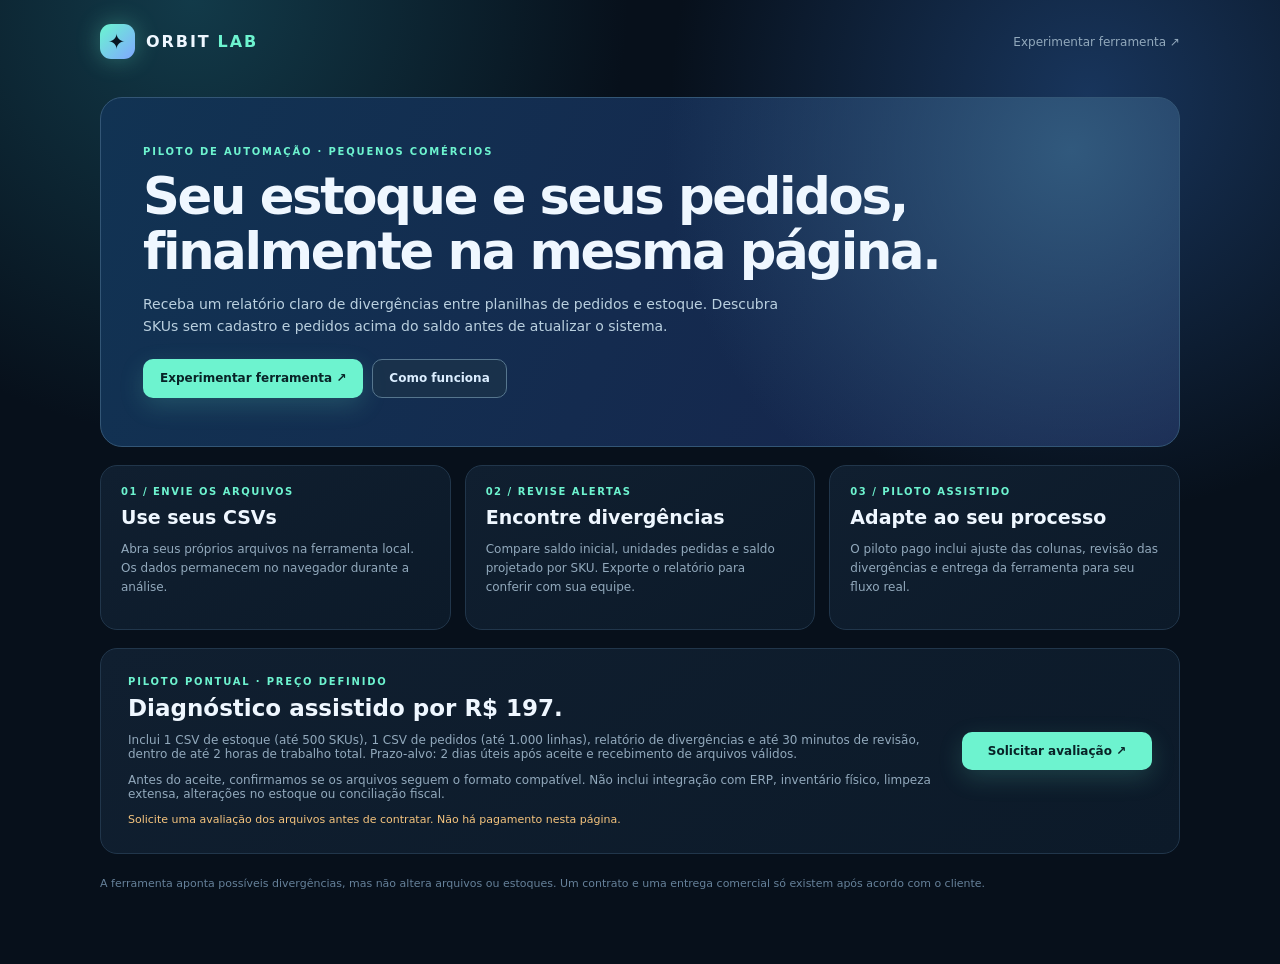
<file: index.html>
<!doctype html>
<html lang="pt-BR">
<head>
  <meta charset="utf-8"><meta name="viewport" content="width=device-width,initial-scale=1">
  <title>Concilia — oferta piloto</title>
  <link rel="stylesheet" href="./style.css">
</head>
<body class="product-body">
  <main class="product-wrap">
    <nav class="product-nav"><a class="brand-inline" href="./index.html"><span class="brand-mark">✦</span> ORBIT<span>LAB</span></a><a class="link-muted" href="./stock-tool.html">Experimentar ferramenta ↗</a></nav>
    <section class="offer-hero"><div class="eyebrow">PILOTO DE AUTOMAÇÃO · PEQUENOS COMÉRCIOS</div><h1>Seu estoque e seus pedidos, finalmente na mesma página.</h1><p>Receba um relatório claro de divergências entre planilhas de pedidos e estoque. Descubra SKUs sem cadastro e pedidos acima do saldo antes de atualizar o sistema.</p><div class="hero-actions"><a class="btn btn-primary" href="./stock-tool.html">Experimentar ferramenta ↗</a><a class="btn btn-outline" href="#como-funciona">Como funciona</a></div></section>
    <section class="offer-grid" id="como-funciona"><article class="panel"><div class="step-number">01 / ENVIE OS ARQUIVOS</div><h2>Use seus CSVs</h2><p>Abra seus próprios arquivos na ferramenta local. Os dados permanecem no navegador durante a análise.</p></article><article class="panel"><div class="step-number">02 / REVISE ALERTAS</div><h2>Encontre divergências</h2><p>Compare saldo inicial, unidades pedidas e saldo projetado por SKU. Exporte o relatório para conferir com sua equipe.</p></article><article class="panel"><div class="step-number">03 / PILOTO ASSISTIDO</div><h2>Adapte ao seu processo</h2><p>O piloto pago inclui ajuste das colunas, revisão das divergências e entrega da ferramenta para seu fluxo real.</p></article></section>
    <section class="panel offer-conversion"><div><div class="eyebrow">PILOTO PONTUAL · PREÇO DEFINIDO</div><h2>Diagnóstico assistido por R$ 197.</h2><p>Inclui 1 CSV de estoque (até 500 SKUs), 1 CSV de pedidos (até 1.000 linhas), relatório de divergências e até 30 minutos de revisão, dentro de até 2 horas de trabalho total. Prazo-alvo: 2 dias úteis após aceite e recebimento de arquivos válidos.</p><p>Antes do aceite, confirmamos se os arquivos seguem o formato compatível. Não inclui integração com ERP, inventário físico, limpeza extensa, alterações no estoque ou conciliação fiscal.</p><span id="offerStatus" class="status-text">Solicite uma avaliação dos arquivos antes de contratar. Não há pagamento nesta página.</span></div><div class="conversion-actions"><a id="contactLink" class="btn btn-primary" href="mailto:kofluan@gmail.com?subject=Piloto%20de%20conciliacao%20de%20pedidos%20e%20estoque">Solicitar avaliação ↗</a></div></section>
    <p class="tool-footnote">A ferramenta aponta possíveis divergências, mas não altera arquivos ou estoques. Um contrato e uma entrega comercial só existem após acordo com o cliente.</p>
  </main>
</body>
</html>
</file>
<file: style.css>
:root{color-scheme:dark;--bg:#07101b;--surface:#0d1b2a;--surface2:#112235;--line:#21364b;--text:#eff7ff;--muted:#92a9bc;--soft:#66819a;--mint:#6df3cf;--blue:#8ba6ff;--amber:#f5c47e;--red:#ff8b99;font-family:Inter,"Segoe UI",system-ui,sans-serif;font-synthesis:none}
*{box-sizing:border-box}html{scroll-behavior:smooth}body{margin:0;min-height:100vh;background:radial-gradient(circle at 68% -12%,#17335a 0,transparent 35%),radial-gradient(circle at 0 48%,#102b35 0,transparent 33%),var(--bg);color:var(--text)}button,input{font:inherit}button{cursor:pointer}a{color:inherit;text-decoration:none}a:hover{color:var(--mint)}[hidden]{display:none!important}::selection{background:#427b88;color:white}
.app-shell{display:grid;grid-template-columns:238px minmax(0,1fr);min-height:100vh}.sidebar{border-right:1px solid #203247;background:linear-gradient(180deg,#0b1725 0%,#081521 100%);padding:25px 16px;position:sticky;top:0;height:100vh;display:flex;flex-direction:column;gap:30px}.brand{display:flex;align-items:center;gap:12px;padding:0 10px}.brand-mark{display:inline-grid;place-items:center;width:35px;height:35px;border-radius:11px;background:linear-gradient(135deg,#6af6d0,#81a7ff);color:#071521;font-size:21px;box-shadow:0 0 25px #6df3cf55}.brand-word{font-size:16px;font-weight:900;letter-spacing:.12em}.brand-word span,.brand-inline span:last-child{color:var(--mint)}.brand-sub{display:block;font-size:10px;font-weight:700;letter-spacing:.16em;color:var(--soft);margin-top:2px}.nav-group{display:grid;gap:5px}.nav-label{padding:0 13px 9px;text-transform:uppercase;letter-spacing:.18em;font-size:10px;color:#638096;font-weight:800}.nav-link{display:flex;align-items:center;gap:12px;padding:12px 13px;color:#9cb3c8;border-radius:11px;font-size:13px;font-weight:650;transition:background .2s,color .2s}.nav-link:hover,.nav-link.active{background:#163044;color:#e9fff8}.nav-link.active{box-shadow:inset 3px 0 0 var(--mint)}.nav-icon{font-size:18px;display:inline-grid;place-items:center;width:20px}.side-bottom{margin-top:auto;padding:16px 13px;border:1px solid #244154;border-radius:13px;background:#112437}.pulse-dot{display:inline-block;width:8px;height:8px;border-radius:50%;background:var(--mint);box-shadow:0 0 0 4px #6df3cf1e,0 0 14px #6df3cf8a;margin-right:8px}.side-bottom strong{font-size:12px}.side-bottom small{display:block;color:var(--muted);line-height:1.45;margin-top:7px}
.content{min-width:0;padding:28px clamp(19px,3.2vw,46px) 55px;max-width:1680px;width:100%;margin:auto}.topbar{display:flex;align-items:center;justify-content:space-between;gap:12px;margin-bottom:26px}.crumb{font-size:11px;letter-spacing:.15em;text-transform:uppercase;color:var(--soft);font-weight:800}.top-status{display:flex;align-items:center;gap:10px;font-size:11px;font-weight:750;letter-spacing:.08em;color:var(--mint);padding:9px 12px;border:1px solid #2b695f;border-radius:999px;background:#10302c}.top-status.error{color:var(--red);border-color:#643743;background:#2a1822}.top-clock{color:var(--muted);font-size:12px}.eyebrow{font-size:10px;letter-spacing:.18em;text-transform:uppercase;color:var(--mint);font-weight:850}.hero{position:relative;overflow:hidden;display:grid;grid-template-columns:minmax(0,1.55fr) minmax(230px,.75fr);align-items:center;min-height:268px;border:1px solid #345477;border-radius:23px;padding:30px clamp(24px,3vw,38px);background:linear-gradient(110deg,#123353 0%,#122846 54%,#172653 100%);box-shadow:0 20px 70px #0004}.hero:before{content:"";position:absolute;inset:0;background:linear-gradient(transparent 96%,#ffffff07 97%),linear-gradient(90deg,transparent 96%,#ffffff07 97%);background-size:42px 42px;mask-image:linear-gradient(90deg,transparent,#000 70%);pointer-events:none}.hero:after{content:"";position:absolute;width:330px;height:330px;border-radius:50%;right:-100px;top:-140px;background:#6df3cf18;filter:blur(35px);pointer-events:none}.hero-content,.hero-side{position:relative;z-index:1}.hero h1{font-size:clamp(30px,3vw,49px);line-height:1.08;letter-spacing:-.04em;margin:11px 0 13px;max-width:700px}.hero h1 span{color:var(--mint)}.hero p{color:#bad0df;font-size:14px;line-height:1.6;max-width:610px;margin:0}.hero-actions{display:flex;gap:9px;flex-wrap:wrap;margin-top:22px}.hero-side{justify-self:end;width:min(100%,290px);padding:19px;border:1px solid #7a9bb348;border-radius:18px;background:#0c2134b0;backdrop-filter:blur(8px)}.hero-side small{font-size:10px;color:#8daac1;letter-spacing:.15em;font-weight:800}.hero-side strong{display:block;font-size:21px;line-height:1.2;margin:8px 0 14px}.hero-side .tag{display:inline-block;color:var(--mint);font-size:11px;font-weight:800;border:1px solid #378878;background:#123d38;border-radius:99px;padding:6px 9px}
.btn{display:inline-flex;align-items:center;justify-content:center;gap:9px;padding:11px 16px;border-radius:10px;border:1px solid transparent;font-size:12px;font-weight:850;line-height:1.2;transition:transform .18s,background .18s,box-shadow .18s}.btn:hover{transform:translateY(-1px);color:inherit}.btn-primary{background:var(--mint);color:#082327;box-shadow:0 8px 25px #6df3cf2b}.btn-primary:hover{background:#a0ffe3;color:#061b1a}.btn-outline{border-color:#56768e;background:#1b334ac0;color:#dceeff}.btn-outline:hover{background:#2a4960;color:white}.btn-quiet{color:#c3dbec;background:#182b40;border-color:#324a60}.btn:disabled{opacity:.45;cursor:not-allowed;transform:none}
.metrics{display:grid;grid-template-columns:repeat(4,minmax(0,1fr));gap:13px;margin:17px 0 24px}.metric{border:1px solid var(--line);background:linear-gradient(155deg,#112239,#0d1c2b);border-radius:16px;padding:18px;min-height:122px;position:relative;overflow:hidden}.metric:after{content:"";position:absolute;width:70px;height:70px;border-radius:50%;right:-25px;top:-29px;background:#77c6ff0b}.metric-label{display:block;color:#a2b7c9;font-size:11px;font-weight:750;letter-spacing:.04em}.metric-value{display:block;font-size:26px;letter-spacing:-.04em;font-weight:850;margin:9px 0 4px;white-space:nowrap}.metric-value.mint{color:var(--mint)}.metric-note{display:block;color:#7994a9;font-size:10px;line-height:1.35}.metric-icon{position:absolute;right:16px;bottom:16px;font-size:20px;color:#4a7188}
.section-head{display:flex;align-items:flex-end;justify-content:space-between;gap:12px;margin-bottom:15px}.section-head h2{font-size:18px;margin:4px 0 0;letter-spacing:-.02em}.section-head p{margin:5px 0 0;font-size:12px;color:var(--muted)}.section-head a{font-size:12px;color:var(--mint);font-weight:750}.panel{background:linear-gradient(145deg,#101f30,#0c1a29);border:1px solid var(--line);border-radius:17px;padding:20px;min-width:0}.business-layout{display:grid;grid-template-columns:minmax(0,1.55fr) minmax(280px,.85fr);gap:14px}.offer-panel{position:relative;overflow:hidden}.offer-panel:before{content:"";width:190px;height:190px;background:#6df3cf10;border-radius:50%;filter:blur(35px);position:absolute;right:-60px;top:-90px}.offer-panel>*{position:relative}.offer-panel h3{font-size:23px;letter-spacing:-.03em;max-width:560px;margin:7px 0}.offer-panel p{font-size:12px;line-height:1.6;color:var(--muted);max-width:640px}.offer-meta{display:flex;gap:8px;flex-wrap:wrap;margin:16px 0}.chip{border:1px solid #355066;border-radius:99px;padding:6px 10px;color:#abc3d4;font-size:10px;font-weight:750}.chip.mint{color:var(--mint);border-color:#2b7264;background:#0c352f}.offer-actions{display:flex;gap:8px;flex-wrap:wrap}.state-panel h3{font-size:15px;margin:0 0 12px}.state-list{display:grid;gap:12px}.state-row{display:flex;align-items:center;justify-content:space-between;gap:10px;font-size:11px;color:var(--muted);padding-bottom:11px;border-bottom:1px solid #24384a}.state-row:last-child{border:0;padding:0}.state-row b{color:var(--text);font-size:11px;text-align:right}.state-row b.good{color:var(--mint)}.state-row b.warn{color:var(--amber)}
.pipeline{display:grid;grid-template-columns:repeat(5,minmax(0,1fr));gap:9px}.pipeline-step{border:1px solid #284258;border-radius:12px;padding:12px;min-height:88px;background:#0d1c2d;position:relative}.pipeline-step.done{border-color:#398977;background:#10362f}.pipeline-step.current{border-color:#6f88bd;background:#192b48}.pipeline-step .step-number{font-size:10px;color:var(--soft);font-weight:900}.pipeline-step strong{display:block;font-size:11px;margin:9px 0 4px}.pipeline-step small{font-size:10px;color:var(--muted)}.pipeline-step.done strong{color:var(--mint)}.pipeline-step.current strong{color:#b6c5ff}
.content-section{margin-top:28px;scroll-margin-top:25px}.insight-layout{display:grid;grid-template-columns:1.25fr 1fr;gap:14px}.scroll-list{max-height:340px;overflow:auto;padding-right:3px}.list-item{border-top:1px solid #24384b;padding:11px 0;font-size:12px;line-height:1.45}.list-item:first-child{border-top:0;padding-top:0}.list-item strong{display:block;color:#e7f2fb;font-size:12px}.list-item small{display:block;color:var(--muted);margin-top:4px;font-size:10px}.list-item a{color:var(--mint);font-weight:750}.list-item p{margin:5px 0;color:#a5bfd1}.agent-grid{display:grid;gap:8px}.agent-card{border:1px solid #2c4459;border-radius:11px;background:#112439;padding:11px}.agent-card b{display:block;color:#d9e7ff;font-size:11px}.agent-card span{display:block;color:var(--muted);font-size:11px;line-height:1.4;margin-top:5px}.activity{display:grid;gap:0}.activity-entry{display:grid;grid-template-columns:10px minmax(0,1fr) auto;gap:10px;align-items:start;border-bottom:1px solid #23374a;padding:11px 0;font-size:11px}.activity-entry:last-child{border-bottom:0}.activity-dot{width:7px;height:7px;border-radius:50%;background:#7d9cb8;margin-top:4px}.activity-dot.success{background:var(--mint)}.activity-entry b{display:block}.activity-entry small{display:block;color:var(--muted);margin-top:3px;overflow-wrap:anywhere}.activity-entry time{color:var(--soft);font-size:10px;white-space:nowrap}.empty{font-size:12px;color:var(--muted);padding:8px 0}.toolbar{display:flex;gap:8px;flex-wrap:wrap}.terminal-note{font-size:11px;line-height:1.5;color:var(--soft);margin-top:25px}.error-text{color:var(--red)!important}
.product-body{background:radial-gradient(circle at 15% 0%,#123a49 0,transparent 30%),radial-gradient(circle at 85% 10%,#18355c 0,transparent 30%),#07101b}.product-wrap{max-width:1120px;margin:auto;padding:24px 20px 60px}.product-nav{display:flex;justify-content:space-between;align-items:center;margin-bottom:38px}.brand-inline{font-size:16px;font-weight:900;letter-spacing:.12em;display:flex;align-items:center;gap:7px}.brand-inline .brand-mark{margin-right:4px}.link-muted{font-size:12px;color:var(--muted)}.tool-hero{border:1px solid #335676;border-radius:22px;min-height:236px;background:linear-gradient(115deg,#113353,#17234b);padding:32px;display:grid;grid-template-columns:1.6fr .8fr;align-items:center;gap:20px;overflow:hidden}.tool-hero h1,.offer-hero h1{font-size:clamp(32px,4vw,52px);line-height:1.07;letter-spacing:-.045em;margin:12px 0}.tool-hero p,.offer-hero p{font-size:14px;color:#bad0df;line-height:1.6;max-width:660px}.tool-hero-orb{justify-self:center;border:1px solid #71c5be7a;border-radius:50%;width:190px;height:190px;display:grid;place-items:center;align-content:center;gap:6px;color:var(--mint);box-shadow:inset 0 0 45px #6df3cf19,0 0 65px #6df3cf18}.tool-hero-orb span{font-size:12px;font-weight:900;letter-spacing:.1em}.tool-hero-orb b{font-size:31px}.tool-grid{display:grid;grid-template-columns:1fr 1fr;gap:14px;margin-top:17px}.upload-card{min-height:207px}.upload-card h2,.offer-grid h2{margin:9px 0;font-size:19px}.upload-card p,.offer-grid p{font-size:12px;color:var(--muted);line-height:1.6}.step-number{color:var(--mint);font-size:10px;font-weight:850;letter-spacing:.15em}.upload-card code{color:#d7ecfa}.file-picker{display:inline-flex;cursor:pointer;border:1px solid #56758c;border-radius:9px;padding:9px 13px;color:#dceffc;font-size:11px;font-weight:800;margin:9px 0}.file-picker:hover{background:#1c394a}.file-picker input{position:absolute;width:1px;height:1px;opacity:0}.upload-card small{display:block;color:var(--soft);font-size:10px}.tool-actions{display:flex;align-items:center;gap:14px;margin:18px 0}.quiet{font-size:11px;color:var(--muted)}.tool-status{font-size:12px;color:var(--mint);margin:12px 0 20px;min-height:18px}.result-panel{margin-top:14px}.result-stats{display:grid;grid-template-columns:repeat(3,1fr);gap:10px;margin:14px 0 18px}.result-stats>div{border:1px solid var(--line);border-radius:11px;padding:12px;background:#13253a}.result-stats strong{display:block;font-size:22px;color:var(--mint)}.result-stats span{font-size:10px;color:var(--muted)}.table-scroll{overflow:auto}table{width:100%;border-collapse:collapse;font-size:12px}th,td{padding:11px;text-align:left;border-bottom:1px solid #2b4154;white-space:nowrap}th{color:#9bb7ca;font-size:10px;text-transform:uppercase;letter-spacing:.08em}.row-alert{background:#6b3b2420}.row-alert td:last-child{color:var(--amber)}.tool-footnote{font-size:11px;color:var(--soft);line-height:1.5;margin-top:22px}.offer-hero{border:1px solid #335676;border-radius:22px;padding:48px 42px;background:radial-gradient(circle at 90% 15%,#31597d 0,transparent 40%),linear-gradient(115deg,#113353,#17234b)}.offer-hero h1{max-width:800px}.offer-grid{display:grid;grid-template-columns:repeat(3,1fr);gap:14px;margin:18px 0}.offer-conversion{display:flex;align-items:center;justify-content:space-between;gap:20px;padding:27px}.offer-conversion h2{font-size:23px;margin:8px 0;max-width:580px}.offer-conversion p{font-size:12px;color:var(--muted)}.status-text{display:block;font-size:11px;color:var(--amber);margin-top:12px}.conversion-actions{display:grid;gap:8px;min-width:190px}
@media(max-width:1200px){.app-shell{grid-template-columns:78px minmax(0,1fr)}.sidebar{align-items:center;padding:24px 8px}.brand{padding:0}.brand-word,.brand-sub,.nav-label,.nav-link span:last-child,.side-bottom small,.side-bottom strong{display:none}.nav-link{justify-content:center;padding:12px;width:47px}.side-bottom{padding:9px}.side-bottom .pulse-dot{margin:0}.business-layout{grid-template-columns:minmax(0,1.4fr) minmax(230px,.8fr)}}
@media(max-width:850px){.hero{grid-template-columns:1fr;gap:20px}.hero-side{justify-self:start;width:100%}.metrics{grid-template-columns:repeat(2,minmax(0,1fr))}.business-layout,.insight-layout{grid-template-columns:1fr}.pipeline{grid-template-columns:repeat(3,1fr)}.tool-hero{grid-template-columns:1fr}.tool-hero-orb{display:none}}
@media(max-width:600px){.app-shell{grid-template-columns:1fr}.sidebar{height:auto;position:static;flex-direction:row;align-items:center;justify-content:space-between;border-right:0;border-bottom:1px solid var(--line);padding:10px 14px}.nav-group{display:flex}.nav-link{width:35px;padding:8px}.side-bottom{display:none}.content{padding:20px 13px 40px}.topbar{margin-bottom:17px}.top-clock{display:none}.hero{padding:22px;min-height:auto}.hero h1{font-size:32px}.metrics{gap:8px}.metric{min-height:108px;padding:13px}.metric-value{font-size:22px}.pipeline{grid-template-columns:repeat(2,1fr)}.product-wrap{padding:16px 13px 40px}.tool-hero,.offer-hero{padding:25px}.tool-grid,.offer-grid{grid-template-columns:1fr}.offer-conversion{display:block}.conversion-actions{margin-top:16px}.result-stats{grid-template-columns:1fr 1fr}}
</file>
